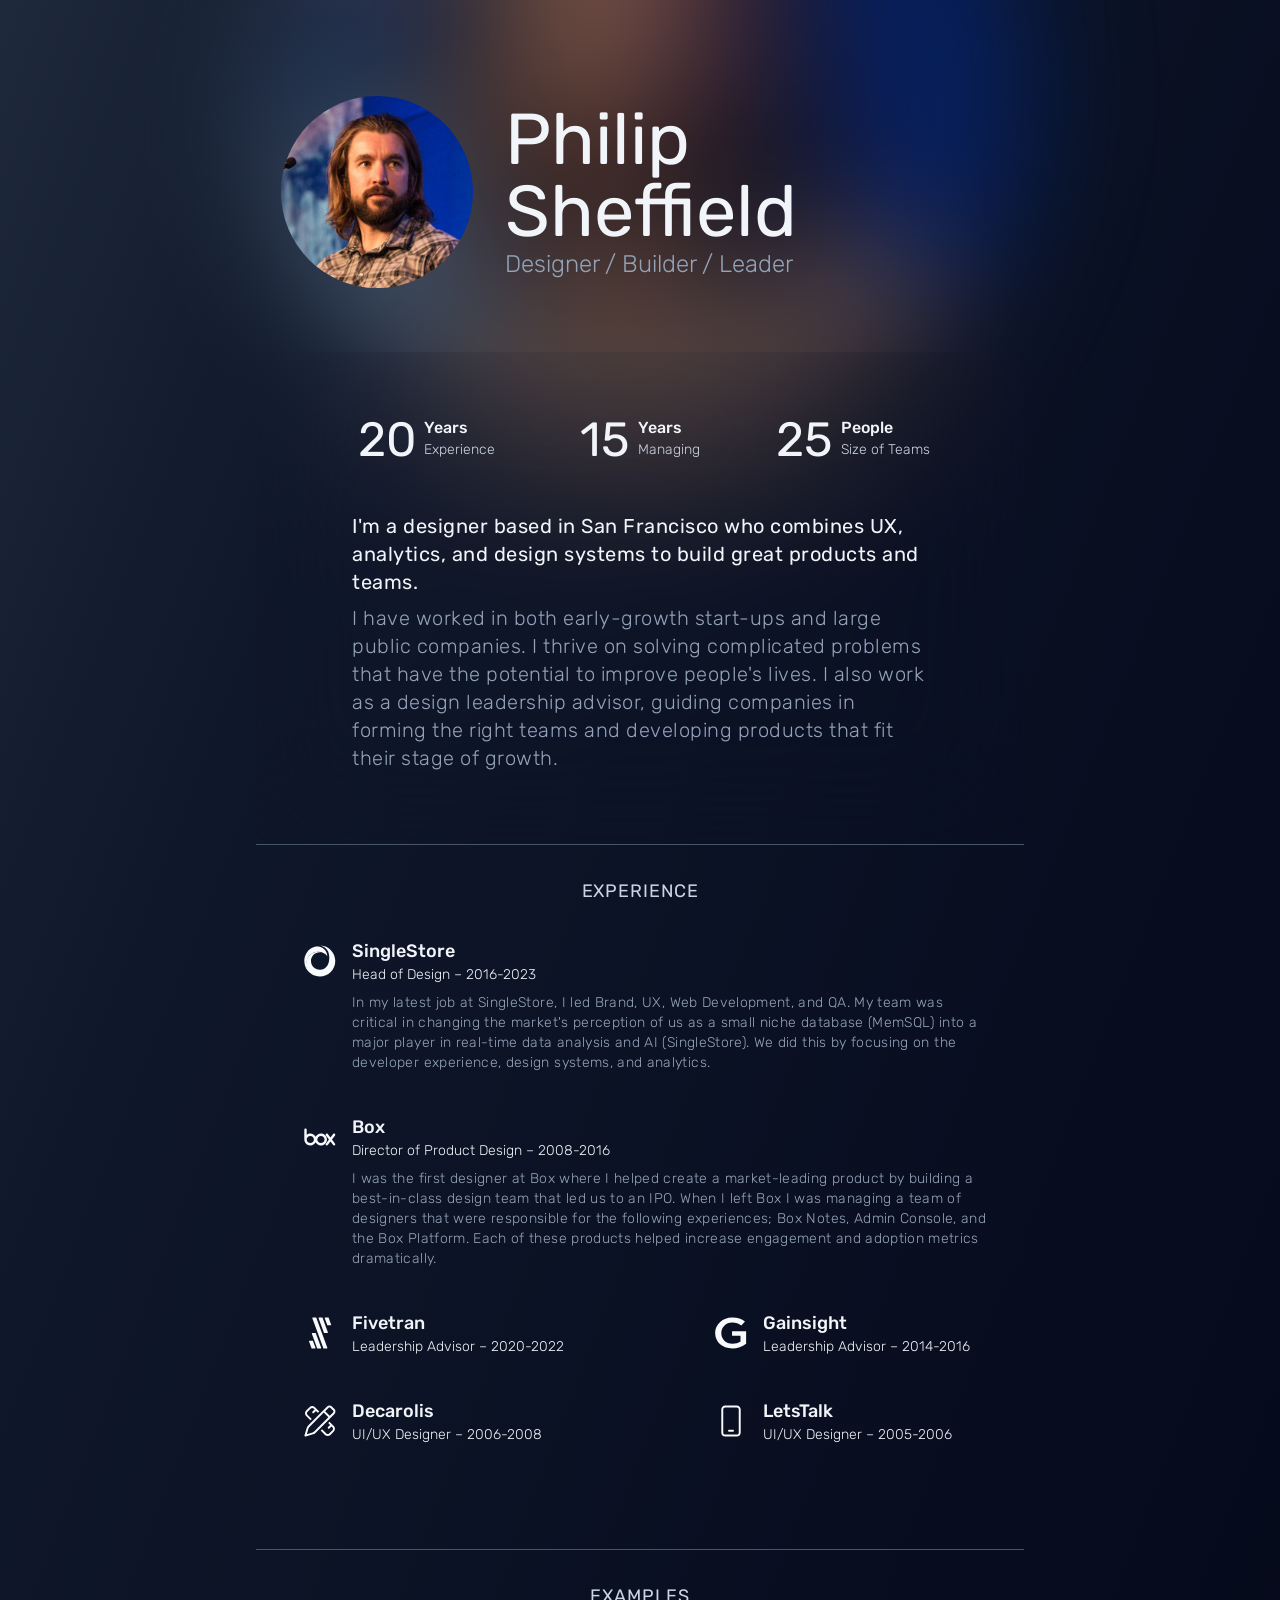
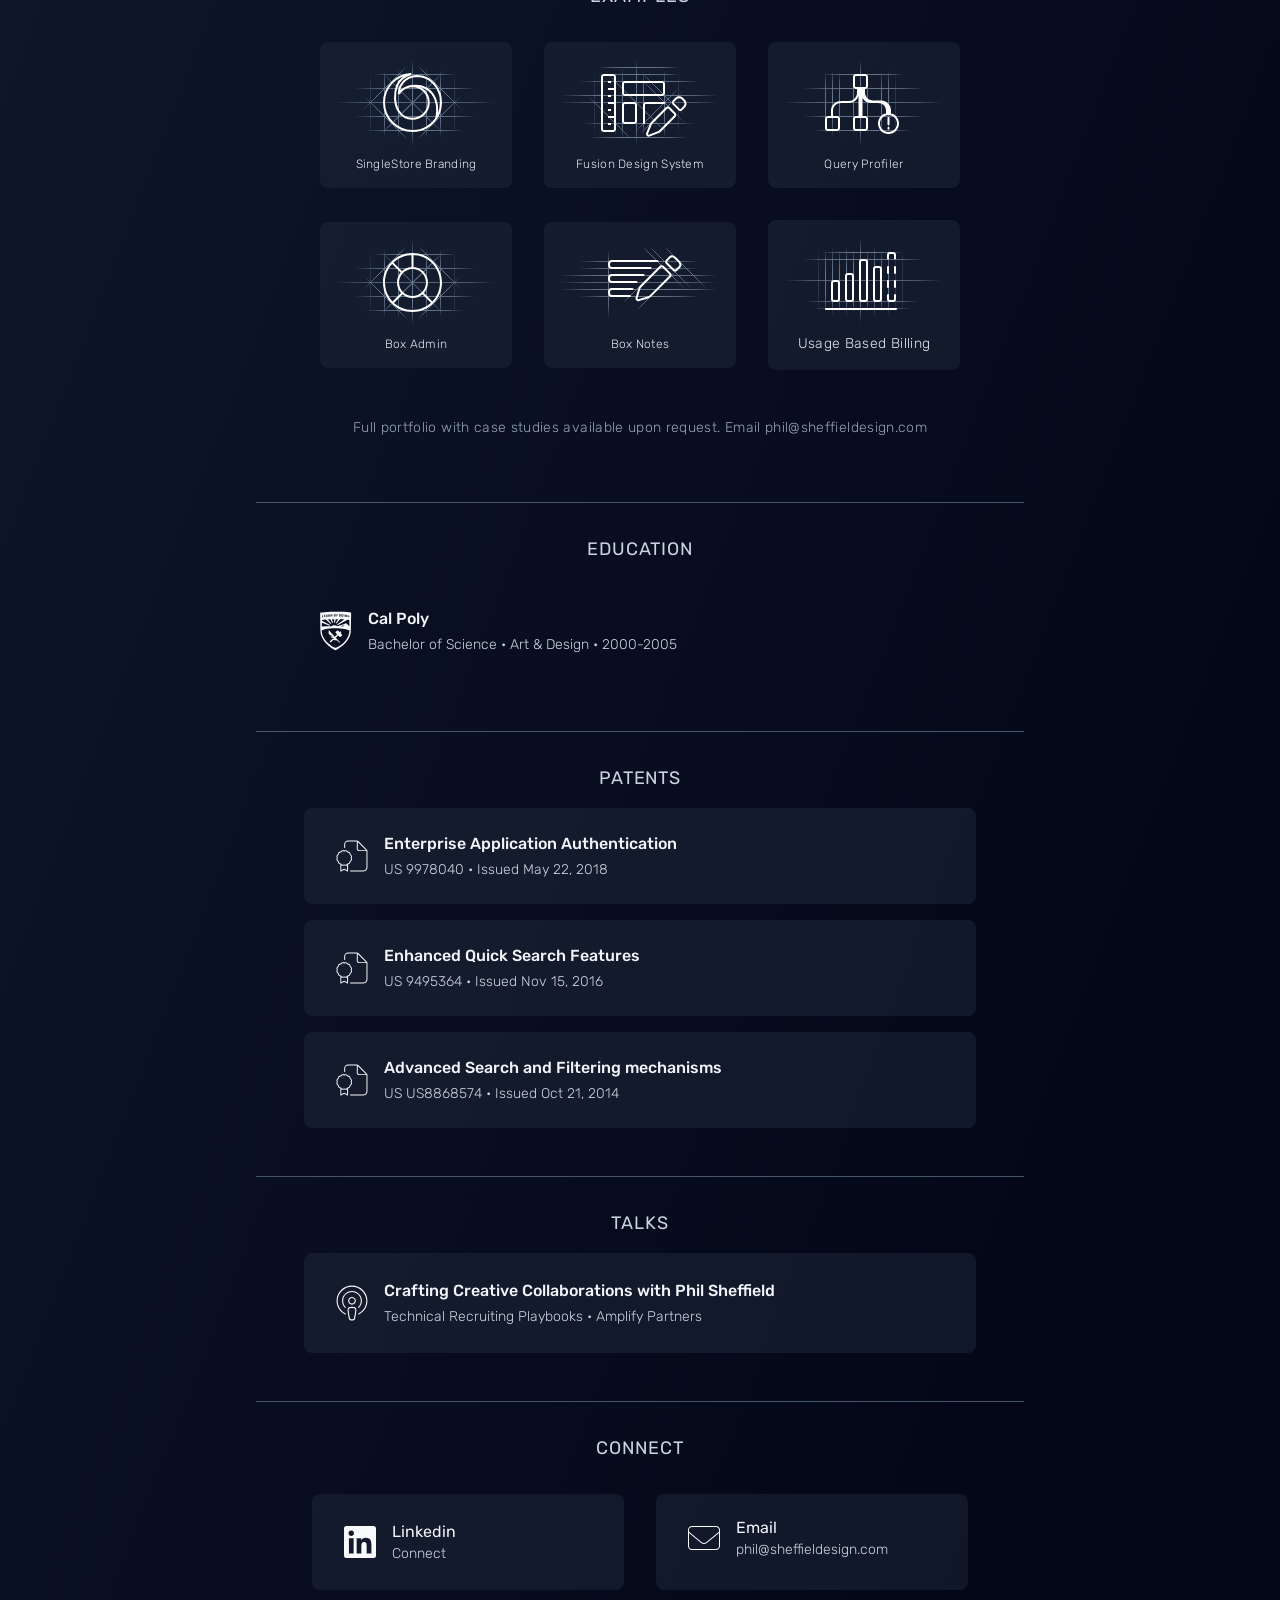
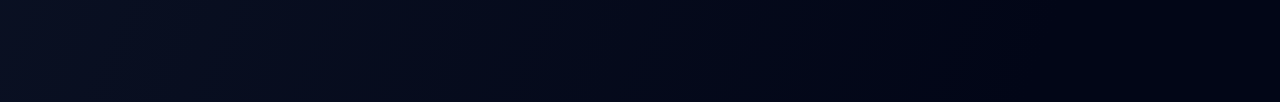
<file: index.html>
<!doctype html>
<html>

<head>
    <link rel="apple-touch-icon-precomposed" sizes="57x57" href="/assets/favicon/" />
    <link rel="apple-touch-icon-precomposed" sizes="114x114" href="/assets/favicon/apple-touch-icon-114x114.png" />
    <link rel="apple-touch-icon-precomposed" sizes="72x72" href="/assets/favicon/apple-touch-icon-72x72.png" />
    <link rel="apple-touch-icon-precomposed" sizes="144x144" href="/assets/favicon/apple-touch-icon-144x144.png" />
    <link rel="apple-touch-icon-precomposed" sizes="60x60" href="/assets/favicon/apple-touch-icon-60x60.png" />
    <link rel="apple-touch-icon-precomposed" sizes="120x120" href="/assets/favicon/apple-touch-icon-120x120.png" />
    <link rel="apple-touch-icon-precomposed" sizes="76x76" href="/assets/favicon/apple-touch-icon-76x76.png" />
    <link rel="apple-touch-icon-precomposed" sizes="152x152" href="/assets/favicon/apple-touch-icon-152x152.png" />
    <link rel="icon" type="image/png" href="/assets/favicon/favicon-196x196.png" sizes="196x196" />
    <link rel="icon" type="image/png" href="/assets/favicon/favicon-96x96.png" sizes="96x96" />
    <link rel="icon" type="image/png" href="/assets/favicon/favicon-32x32.png" sizes="32x32" />
    <link rel="icon" type="image/png" href="/assets/favicon/favicon-16x16.png" sizes="16x16" />
    <link rel="icon" type="image/png" href="/assets/favicon/favicon-128.png" sizes="128x128" />
    <title>Phil Sheffield | Designer / Builder / Leader</title>
    <meta name="viewport" content="width=device-width, initial-scale=1.0">
    <link rel="preconnect" href="https://fonts.googleapis.com">
<link rel="preconnect" href="https://fonts.gstatic.com" crossorigin>
<link href="https://fonts.googleapis.com/css2?family=Rubik:ital,wght@0,300;0,400;0,500;0,600;0,700;0,800;0,900;1,300;1,400;1,500;1,600;1,700;1,800;1,900&display=swap" rel="stylesheet">
    <!-- Google tag (gtag.js) -->
    <script async src="https://www.googletagmanager.com/gtag/js?id=G-WNF8QBVRZ8"></script>
    <script>
        window.dataLayer = window.dataLayer || [];
        function gtag() { dataLayer.push(arguments); }
        gtag('js', new Date());

        gtag('config', 'G-WNF8QBVRZ8');
    </script>
    <link rel="stylesheet" href="/public/styles.css">
    <link rel="stylesheet" href="/public/custom.css">
    <script src="/public/index.js"></script>
</head>



<body
    class="flex flex-col items-center text-slate-100 sm:p-16 p-4 w-full bg-slate-900  bg-gradient-to-br from-slate-800 from-1% via-slate-900 via-20% to-slate-950 to-90%">
    <div class="max-w-3xl">
        <header class="relative">
            <div
                class="bg-[url('/assets/image_phil-sheffield.jpeg')] w-24 h-32 sm:w-full h-full z-0 absolute sm:opacity-50 opacity-30 blur-3xl bg-cover -mt-96 rounded-full">
            </div>
            <div
                class="flex items-center justify-center content-center pb-16 flex-col sm:flex-row mt-8 z-10 ">
                <img src="/assets/image_phil-sheffield.jpeg" class="md:w-48 md:h-48 w-32 w-32 rounded-full fade-in">
                <div class="sm:ml-8 mt-8 sm:mt-0 md:text-left">
                    <h1 class=" text-center sm:text-left md:text-7xl text-4xl fade-in text-slate-100 fade-in md:w-5/12">
                        Philip Sheffield</h1>
                    <h3 class="text-center sm:text-left text-2xl font-light text-slate-400"><span
                            class="fade-delay-1">Designer</span> <span class="fade-delay-1-5">/ Builder </span><span
                            class="fade-delay-3">/ Leader</span></h3>
                </div>
            </div>
            <div class="relative rounded-2xl backdrop-blur-3xl bg-opacity-30 md:py-16 sm:p-8 p-4 pt-6 fade-in">
                <div class="flex flex-col sm:flex-row mb-8 sm:mx-8 mx-2">
                    <div
                        class="flex sm:flex-col md:flex-row sm:items-start sm:content-start sm:w-1/4 sm:mx-8 my-4 sm:my-0 md:mx-0 md:w-1/3 fade-in md:justify-center w-full">
                        <p class="sm:text-left text-5xl font-normal text-slate-100 ">20</p>
                        <div class="ml-2 sm:ml-0 md:ml-2">
                            <p class="text-l sm:mb-1 md:mb-0 font-medium text-slate-100">Years</p>
                            <p class="text-sm font-light text-slate-300">Experience</p>
                        </div>
                    </div>
                    <div
                        class="flex sm:flex-col md:flex-row items-center sm:items-start sm:content-start sm:w-1/4 sm:mx-8 md:mx-0 md:w-1/3 my-4 sm:my-0 fade-delay-1-5 md:justify-center w-full">
                        <p class="sm:text-left text-5xl font-normal text-slate-100 ">15</p>
                        <div class="ml-2 sm:ml-0 md:ml-2">
                            <p class="text-l sm:mb-1 md:mb-0 font-medium text-slate-100">Years</p>
                            <p class="text-sm font-light text-slate-300">Managing</p>
                        </div>
                    </div>
                    <div
                        class="flex sm:flex-col md:flex-row items-center sm:items-start sm:content-start sm:w-1/4 sm:mx-8 md:mx-0 md:w-1/3 my-4 sm:my-0 fade-delay-3 md:justify-center w-full">
                        <p class="sm:text-left text-5xl font-normal text-slate-100 ">25</p>
                        <div class="ml-2 sm:ml-0 md:ml-2">
                            <p class="text-l sm:mb-1 md:mb-0 font-medium text-slate-100">People</p>
                            <p class="text-sm font-light text-slate-300 ">Size of Teams </p>
                        </div>
                    </div>
                </div>
                <main class="w-full font-light text-slate-300 fade-delay-1 mt-8 sm:mt-0 md:px-16 md:pt-4">
                    <h5 class="font-normal text-slate-100 tracking-wide sm:text-2xl sm:text-xl mb-2">I'm a designer
                        based in San Francisco who combines UX, analytics, and design systems to build great products
                        and teams. </h5>
                    <p class="mb-2 font-light text-slate-400 tracking-wide sm:text-2xl sm:text-xl mb-2"> I have worked
                        in both early-growth start-ups and large public companies. I thrive on solving complicated
                        problems that have the potential to improve people's lives. I also work as a design leadership
                        advisor, guiding companies in forming the right teams and developing products that fit their
                        stage of growth. </p>
                    </p>
                </main>
            </div>
        </header>
        <section class="w-full fade-delay-2">
            <h2 
                class="border-t border-slate-600 p-8 text-center uppercase text-slate-300 antialiased tracking-wider text-lg  ">
                Experience </h2>
            <div class="flex flex-col pb-16  sm:px-8 ">
                <div class="  flex pb-8">
                    <img src="/assets/logo_singlestore.svg" class="w-8 h-8 mr-4 mt-2 ml-4" />
                    <div>
                        <p class="text-lg font-medium">SingleStore</p>
                        <p class="text-sm font-light leading-1 text-slate-100 mb-2">Head of Design – 2016-2023</br>
                        <p class="mb-2 font-light text-slate-400 tracking-wide text-sm">In my latest job at SingleStore,
                            I led Brand, UX, Web Development, and QA. My team was critical in changing the market's
                            perception of us as a small niche database (MemSQL) into a major player in real-time data
                            analysis and AI (SingleStore). We did this by focusing on the developer experience, design
                            systems, and analytics.</p>
                    </div>
                </div>
                <div class="  flex pb-8">
                    <img src="/assets/logo_box.svg" class="w-8 h-8 mr-4 mt-2 ml-4" />
                    <div class="">
                        <p class="text-lg font-medium">Box</p>
                        <p class="text-sm font-light leading-1 text-slate-100 mb-2">Director of Product Design –
                            2008-2016<br>
                        <p class="mb-2 font-light text-slate-400 tracking-wide text-sm">I was the first designer at Box
                            where I helped create a market-leading product by building a best-in-class design team that
                            led us to an IPO. When I left Box I was managing a team of designers that were responsible
                            for the following experiences; Box Notes, Admin Console, and the Box Platform. Each of these
                            products helped increase engagement and adoption metrics dramatically.</p>
                        </p>
                    </div>
                </div>
                <div class="flex flex-wrap justify-between">
                    <div class="  md:w-5/12 flex pb-8">
                        <img src="/assets/logo_fivetran.svg" class="w-8 h-8 mr-4 mt-2 ml-4" />
                        <div class="">
                            <p class="text-lg font-medium ">Fivetran</p>
                            <p class="text-sm font-light leading-1 text-slate-100 mb-2">Leadership Advisor – 2020-2022
                            </p>
                        </div>
                    </div>
                    <div class="  md:w-5/12 flex pb-8">
                        <img src="/assets/logo_gainsight.svg" class="w-8 h-8 mr-4 mt-2 ml-4" />
                        <div class="">
                            <p class="text-lg font-medium">Gainsight</p>
                            <p class="text-sm font-light leading-1 text-slate-100 mb-2">Leadership Advisor – 2014-2016
                            </p>
                        </div>
                    </div>
                    <div class="  md:w-5/12 flex pb-8">
                        <img src="/assets/icon_pencil.svg" class="w-8 h-8 mr-4 mt-2 ml-4" />
                        <div class="">
                            <p class="text-lg font-medium">Decarolis</p>
                            <p class="text-sm font-light leading-1 text-slate-100 mb-2">UI/UX Designer – 2006-2008</p>
                        </div>
                    </div>
                    <div class="  md:w-5/12 flex pb-8">
                        <img src="/assets/icon_mobile.svg" class="w-8 h-8 mr-4 mt-2 ml-4" />
                        <div class="">
                            <p class="text-lg font-medium">LetsTalk</p>
                            <p class="text-sm font-light leading-1 text-slate-100 mb-2">UI/UX Designer – 2005-2006</p>
                        </div>
                    </div>
                </div>
        </section>
        <section class="w-full fade-delay-2">
            <h2
                class="  border-t border-slate-600 p-8 text-center uppercase text-slate-300 antialiased tracking-wider text-lg ">
                Examples </h2>
            <div class="flex flex-wrap pb-8 pb-8 gap-8 items-center justify-center ">
                <button onClick='showDialog1()'
                    class="md:w-1/4 w-1/3 rounded-lg   pt-4 transition-all duration-300 ease-in-out bg-slate-800/50 hover:bg-slate-800 hover:rounded-lg active:bg-slate-900 hover:-translate-y-1 active:-translate-y-0">
                    <img src="/assets/img_thumbnail_brand.svg" alt="">
                    <div class="text-xs font-light  text-slate-200 pt-2 tracking-wide text-slate-200 pb-4">SingleStore
                        Branding</div>
                </button>
                <button onClick='showDialog2()'
                    class="md:w-3/12 w-1/3 pt-4 rounded-lg   transition-all duration-300 ease-in-out bg-slate-800/50 hover:bg-slate-800 hover:rounded-lg active:bg-slate-900 hover:-translate-y-1 active:-translate-y-0">
                    <img src="/assets/img_thumbnail_design-system.svg" alt="">
                    <div
                        class="text-xs font-light  text-slate-200 pt-2 tracking-wide text-slate-200 pt-2 tracking-wide pb-4">
                        Fusion Design System</div>
                </button>
                <button onClick='showDialog3()'
                    class="md:w-1/4 w-1/3 rounded-lg   pt-4 transition-all duration-300 ease-in-out bg-slate-800/50 hover:bg-slate-800 hover:rounded-lg active:bg-slate-900 hover:-translate-y-1 active:-translate-y-0">
                    <img src="/assets/img_thumbnail_query-profile.svg" alt="">
                    <div class="text-xs font-light  text-slate-200 pt-2 tracking-wide text-slate-200 pb-4">Query
                        Profiler</div>
                </button>
                <button onClick='showDialog4()'
                    class="md:w-1/4 w-1/3 rounded-lg   pt-4 transition-all duration-300 ease-in-out bg-slate-800/50 hover:bg-slate-800 hover:rounded-lg active:bg-slate-900 hover:-translate-y-1 active:-translate-y-0">
                    <img src="/assets/img_thumbnail_admin.svg" alt="">
                    <div class="text-xs font-light  text-slate-200 pt-2 tracking-wide text-slate-200 pb-4">Box Admin
                    </div>
                </button>
                <button onClick='showDialog5()'
                    class="md:w-1/4 w-1/3 rounded-lg   pt-4 transition-all duration-300 ease-in-out bg-slate-800/50 hover:bg-slate-800 hover:rounded-lg active:bg-slate-900 hover:-translate-y-1 active:-translate-y-0">
                    <img src="/assets/img_thumbnail_box-notes.svg" alt="">
                    <div class="text-xs font-light  text-slate-200 pt-2 tracking-wide text-slate-200 pb-4">Box Notes
                    </div>
                </button>
                <button onClick='showDialog6()'
                    class="md:w-1/4 w-1/3 rounded-lg   pt-4 transition-all duration-300 ease-in-out bg-slate-800/50 hover:bg-slate-800 hover:rounded-lg active:bg-slate-900 hover:-translate-y-1 active:-translate-y-0">
                    <img src="/assets/img_thumbnail_billing.svg" alt="">
                    <div class="text-sm font-light  text-slate-200 pt-2 tracking-wide text-slate-200 pb-4">Usage Based
                        Billing</div>
                </button>


                <p
                    class="  text-sm font-light w-3/4 text-center leading-1 text-slate-400 tracking-wide text-slate-300 mt-4 mb-8">
                    Full portfolio with case studies available upon request. Email
                    <a href="mailto:phil@sheffieldesign.com">phil@sheffieldesign.com</a>
                </p>
        </section>
        <section class="w-full pb-8 fade-delay-2">
            <h2
                class="  border-t border-slate-600 pt-8 text-center uppercase text-slate-300 antialiased tracking-wider text-lg  ">
                Education</h2>
            <div class="flex flex-wrap sm:px-8 sm:mx-4 pt-8">
                <div class="  flex  pb-8 items-center  ">
                    <img src="/assets/logo_cal-poly.svg" class="w-8 m-4" />
                    <div class="">
                        <p class="text-l font-medium sm:mb-1">Cal Poly</p>
                        <p class="text-sm font-light leading-1 text-slate-300">Bachelor of Science • Art & Design •
                            2000-2005</p>
                    </div>
                </div>
            </div>
        </section>
        <section class="w-full pb-8">
            <h2
                class="  border-t border-slate-600 pt-8 text-center uppercase text-slate-300 antialiased tracking-wider text-lg   mb-4">
                Patents</h2>
            <div class="sm:px-8">
                <a href="https://patents.google.com/patent/US9978040B2/en?oq=9978040">
                    <div
                        class="flex m-0 sm:m-4 p-4 mb-4 items-center   rounded-lg   transition-all duration-300 ease-in-out bg-slate-800/50 hover:bg-slate-800 hover:rounded-lg active:bg-slate-900 hover:-translate-y-1 active:-translate-y-0">
                        <img src="/assets/icon_patent.svg" class="w-8 m-4" />
                        <div>
                            <p class="text-l font-medium sm:mb-1">Enterprise Application Authentication</p>
                            <p class="text-sm font-light leading-1 text-slate-300">US 9978040 • Issued May 22, 2018</p>
                        </div>
                    </div>
                </a>
                <a class="" href="https://patents.google.com/patent/US9495364B2/en?oq=9495364">
                    <div
                        class="flex m-0 sm:m-4 p-4 mb-4 items-center   rounded-lg   transition-all duration-300 ease-in-out bg-slate-800/50 hover:bg-slate-800 hover:rounded-lg active:bg-slate-900 hover:-translate-y-1 active:-translate-y-0">
                        <img src="/assets/icon_patent.svg" class="w-8 m-4" />
                        <div>
                            <p class="text-l font-medium sm:mb-1">Enhanced Quick Search Features</p>
                            <p class="text-sm font-light leading-1 text-slate-300">US 9495364 • Issued Nov 15, 2016</p>
                        </div>
                    </div>
                </a>
                <a href="https://patents.google.com/patent/US8868574B2/en?oq=886857">
                    <div
                        class="flex m-0 sm:m-4 p-4  items-center   rounded-lg   transition-all duration-300 ease-in-out bg-slate-800/50 hover:bg-slate-800 hover:rounded-lg active:bg-slate-900 hover:-translate-y-1 active:-translate-y-0">
                        <img src="/assets/icon_patent.svg" class="w-8 m-4" />
                        <div>
                            <p class="text-l font-medium sm:mb-1">Advanced Search and Filtering mechanisms</p>
                            <p class="text-sm font-light leading-1 text-slate-300">US US8868574 • Issued Oct 21, 2014
                            </p>
                        </div>
                    </div>
                </a>
            </div>
        </section>
        <section class="w-full pb-8 fade-delay-2">
            <h2
                class="  border-t border-slate-600 pt-8 text-center uppercase text-slate-300 antialiased tracking-wider text-lg   mb-4">
                Talks</h2>
            <div class="sm:px-8">

                <a href="https://open.spotify.com/episode/0KFeP5skvPNLEQMkJgiQYs">
                    <div
                        class="flex m-0 sm:m-4 p-4 items-center   rounded-lg   transition-all duration-300 ease-in-out bg-slate-800/50 hover:bg-slate-800 hover:rounded-lg active:bg-slate-900 hover:-translate-y-1 active:-translate-y-0">
                        <img src="/assets/icon_podcast.svg" class="w-8 m-4" />
                        <div>
                            <p class="text-l font-medium mb-1">Crafting Creative Collaborations with Phil Sheffield</p>
                            <p class="text-sm font-light leading-1 text-slate-300">Technical Recruiting Playbooks •
                                Amplify Partners</p>
                        </div>
                    </div>
                </a>
            </div>
        </section>
        <section class="w-full fade-delay-2">
            <h2
                class="  border-t border-slate-600 pt-8 text-center uppercase text-slate-300 antialiased tracking-wider text-lg   mb-4">
                Connect </h2>
            <div class="flex md:flex-wrap flex-col md:flex-row mx-2 sm:px-8 md:justify-between mb-8 ">
                <div class="flex md:w-6/12  ">
                    <a class="w-full md:m-4 p-4 md:p-0 rounded-lg transition-all duration-300 ease-in-out bg-slate-800/50 hover:bg-slate-800 hover:rounded-lg active:bg-slate-900 hover:-translate-y-1 active:-translate-y-0"
                        href="https://www.linkedin.com/in/philipsheffield/">
                        <div class="flex sm:m-4 items-center  ">
                            <img src="/assets/icon_linkedin.svg" class="w-8 m-4" />
                            <div>
                                <p class="text-l font-normal">Linkedin</p>
                                <p class="text-sm font-light leading-1 text-slate-300">Connect</p>
                            </div>
                        </div>
                    </a>
                </div>
                <div class="flex md:w-6/12   md:mt-0 mt-4">
                    <a class="w-full md:m-4 p-4 md:p-0 rounded-lg  transition-all duration-300 ease-in-out bg-slate-800/50 hover:bg-slate-800 hover:rounded-lg active:bg-slate-900 hover:-translate-y-1 active:-translate-y-0"
                        href="mailto:phil@sheffieldesign.com">
                        <div class="flex sm:m-4 items-center  ">
                            <img src="/assets/icon_envelope.svg" class="w-8 m-4" />
                            <div>
                                <p class="text-l font-normal">Email</p>
                                <p class="text-sm font-light leading-1 text-slate-300">phil@sheffieldesign.com</p>
                            </div>
                        </div>
                    </a>
                </div>
            </div>
        </section>
    </div>
    <div id='dialog1'
        class=" top-0 w-full h-screen text-white backdrop-filter backdrop-blur-md bg-slate-900 bg-opacity-70 ">
        <div class="w-full content-scroll fade-in-simple ">
            <div class="flex flex-col m-auto md:p-16 p-4 pt-16 max-w-6xl pb-32">
                <img src="/assets/img_lg_brand_website.png" alt="" class="scale-in">
                <div class="font-medium text-3xl md:mx-16 mx-4 mt-16">From MemSQL to SingleStore </div>
                <div class="flex flex-col md:flex-row gap-8 md:mx-16 mx-4 ">

                    <div class="flex flex-col">

                        <p class="font-light text-slate-300 mb-4 mt-2"> Prior to 2021 our company name was MemSQl, which
                            put a singular focus on in-memory
                            storage (mem-sql). This was causing us to lose deals because we would never be considered
                            for large use cases and would fall into the category of niche database for may customers.
                        </p>
                        <div class="font-medium text-xl">Solution </div>
                        <p class="font-light text-slate-300 mb-4 mt-2"> We redefined our brand,
                            transitioning
                            from MemSQL to SingleStore. A versatile and all-encompassing data management solution. We
                            established
                            a new color palette and design language, aligning seamlessly with our vision for the
                            future.
                            The revamped website and application, shaped
                            by
                            my team and I, was purpose-built to connect with the developer audience. We successfully
                            positioned SingleStore as a versatile and comprehensive data platform ready to meet the
                            evolving needs of our diverse user base.
                        </p>
                    </div>
                    <div class="flex flex-col">
                        <div class="font-medium text-l ">Role</div>
                        <p class="font-light text-sm text-slate-400 mb-4 mt-2"> Design Manager, Product Manager
                        </p>
                        <div class="font-medium text-l">Team </div>
                        <p class="font-light text-sm text-slate-400 mb-4 mt-2"> This was a true collaboration between
                            marketing, product management, brand design, product design and the exec team. The Design
                            Lead for this was Alex Moore.
                        </p>
                    </div>
                </div>
            </div>
        </div>
        <div class="absolute w-full ">
            <button onClick='closeDialog()'
                class=" bg-slate-900/70 text-slate-400 md:text-4xl text-2xl font-light text-center rounded-full md:w-16 md:h-16 w-10 h-10  m-4 transition-all duration-300 ease-in-out bg-slate-800 hover:text-slate-100 hover:bg-slate-700 active:bg-slate-900 hover:-translate-y-1 active:-translate-y-0">×</button>
            <div class="flex flex-row justify-between pt-64">
                <button onClick='showDialog6()'
                    class=" flex items-center justify-center m-4 md:w-16 md:h-16 w-4 h-40 bg-slate-900/70 text-slate-400 md:text-4xl text-2xl font-light rounded-full transition-all duration-300 ease-in-out bg-slate-800 hover:text-slate-100 hover:bg-slate-700 active:bg-slate-900 hover:-translate-y-1 active:-translate-y-0">‹</button>
                <button onClick='showDialog2()'
                    class=" flex items-center justify-center m-4 md:w-16 md:h-16 w-4 h-40 bg-slate-900/70 text-slate-400 md:text-4xl text-2xl font-light rounded-full transition-all duration-300 ease-in-out bg-slate-800 hover:text-slate-100 hover:bg-slate-700 active:bg-slate-900 hover:-translate-y-1 active:-translate-y-0">›</button>
            </div>
        </div>
    </div>
    <div id='dialog2'
        class=" top-0 w-full h-screen text-white backdrop-filter backdrop-blur-md bg-slate-900 bg-opacity-70 ">
        <div class="w-full content-scroll fade-in-simple ">
            <div class="flex flex-col m-auto md:p-16 p-4 pt-16 max-w-6xl pb-32">
                <img src="/assets/img_lg_design-system.png" alt="" class="scale-in">
                <div class="font-medium text-3xl md:mx-16 mx-4 mt-16">SingleStore's Fusion Design System </div>
                <div class="flex flex-col md:flex-row gap-8 md:mx-16 mx-4 ">

                    <div class="flex flex-col">

                        <p class="font-light text-slate-300 mb-4 mt-2"> My team and I built out a
                            design system from
                            scratch to meet the needs of our cloud database service. Some of the
                            unique patterns were
                            around contextual help and data visualizations. We did it following
                            these fundamental
                            principles:</p>
                        <div class="flex flex-wrap md:justify-between font-light">
                            <ul class="flex  md:w-5/12 flex-col ">
                                <li class="font-medium mb-2 mt-4">Fast</li>
                                <li class="text-slate-300">Ensure fast loading times by understanding the
                                    limitations and
                                    opportunities of the backend system that loads the front-end UI.
                                </li>
                                <li class="font-medium mb-2 mt-4">Repeatable</li>
                                <li class="text-slate-300">Optimize the design for frequent tasks by anticipating users'
                                    needs at key points
                                    and loading that information or enabling those actions first in
                                    an interface.</li>
                                <li class="font-medium mb-2 mt-4">Consistent</li>
                                <li class="text-slate-300">Things that look the same should function the same. Use
                                    consistent design patterns,
                                    uniform prompts, menus, and screens throughout the interface.
                                </li>
                            </ul>
                            <ul class="flex  md:w-5/12 flex-col ">
                                <li class="font-medium mb-2 mt-4">Informative</li>
                                <li class="text-slate-300">Make it easy to recover from mistakes by providing
                                    informative
                                    and timely feedback
                                    to recognize, diagnose and fix errors.</li>
                                <li class="font-medium mb-2 mt-4">Visual</li>
                                <li class="text-slate-300">Use data visualizations and charts to help users understand
                                    complex data to identify
                                    patterns, get new insights to share with others and enable
                                    data-driven decisions
                                </li>
                                <li class="font-medium mb-2 mt-4">Helpful</li>
                                <li class="text-slate-300">Offer contextual help and tutorials to enable new users to
                                    become experts. Provide
                                    shortcuts and macros for frequent users to speed up their work.
                                </li>
                            </ul>
                        </div>
                    </div>
                    <div class="flex flex-col">
                        <div class="font-medium text-l ">Role</div>
                        <p class="font-light text-sm text-slate-400 mb-4 mt-2"> Lead Designer
                        </p>
                        <div class="font-medium text-l">Team </div>
                        <p class="font-light text-sm text-slate-400 mb-4 mt-2"> I collaborated with the other product
                            designers on this, as well as design system engineer, Kia Storm.
                        </p>
                    </div>
                </div>
            </div>
        </div>
        <div class="absolute w-full ">
            <button onClick='closeDialog()'
                class=" bg-slate-900/70 text-slate-400 md:text-4xl text-2xl font-light text-center rounded-full md:w-16 md:h-16 w-10 h-10  m-4 transition-all duration-300 ease-in-out bg-slate-800 hover:text-slate-100 hover:bg-slate-700 active:bg-slate-900 hover:-translate-y-1 active:-translate-y-0">×</button>
            <div class="flex flex-row justify-between pt-64">
                <button onClick='showDialog1()'
                    class=" flex items-center justify-center m-4 md:w-16 md:h-16 w-4 h-40 bg-slate-900/70 text-slate-400 md:text-4xl text-2xl font-light rounded-full transition-all duration-300 ease-in-out bg-slate-800 hover:text-slate-100 hover:bg-slate-700 active:bg-slate-900 hover:-translate-y-1 active:-translate-y-0">‹</button>
                <button onClick='showDialog3()'
                    class=" flex items-center justify-center m-4 md:w-16 md:h-16 w-4 h-40 bg-slate-900/70 text-slate-400 md:text-4xl text-2xl font-light rounded-full transition-all duration-300 ease-in-out bg-slate-800 hover:text-slate-100 hover:bg-slate-700 active:bg-slate-900 hover:-translate-y-1 active:-translate-y-0">›</button>
            </div>
        </div>
    </div>
    <div id='dialog3'
        class=" top-0 w-full h-screen text-white backdrop-filter backdrop-blur-md bg-slate-900 bg-opacity-70 ">
        <div class="w-full content-scroll fade-in-simple ">
            <div class="flex flex-col m-auto md:p-16 p-4 pt-16 max-w-6xl pb-32">
                <img src="/assets/img_lg_query-profile.png" alt="" class="scale-in">
                <div class="font-medium text-3xl md:mx-16 mx-4 mt-16">Query Profiler </div>
                <div class="flex flex-col md:flex-row gap-8 md:mx-16 mx-4 ">

                    <div class="flex flex-col md:w-2/3">

                        <p class="font-light text-slate-300 mb-4 mt-2"> SingleStore was a fast database, but it's only
                            if the user is able to write queries that don't have errors or performance issues. To enable
                            customers to get better performance we introducted the query profiler.
                        </p>
                        <div class="font-medium text-xl">Solution </div>
                        <p class="font-light text-slate-300 mb-4 mt-2"> It captures and presents detailed
                            statistics on
                            query execution, including metrics such as execution time, resource
                            consumption, and
                            row processing. The profiler dissects the query plan, revealing the
                            steps taken by
                            the database engine for data retrieval and processing. It also provides
                            information
                            on index usage efficiency and resource utilization metrics, such as CPU,
                            memory, and
                            disk I/O. Additionally, the tool can detect and report on blocking,
                            deadlocks, and
                            offers a historical analysis of query performance trends over time.
                            Database
                            administrators and developers utilize the insights provided by the query
                            profiler to
                            fine-tune queries, optimize schema design, and enhance overall system
                            performance
                            within the SingleStore database environment.
                        </p>
                    </div>
                    <div class="flex flex-col w-1/3">
                        <div class="font-medium text-l ">Role</div>
                        <p class="font-light text-sm text-slate-400 mb-4 mt-2"> Design Manager
                        </p>
                        <div class="font-medium text-l">Team </div>
                        <p class="font-light text-sm text-slate-400 mb-4 mt-2"> I collaborated with the designer on my
                            team who was dedicated, Haochen Zhang.
                        </p>
                    </div>
                </div>
            </div>
        </div>
        <div class="absolute w-full ">
            <button onClick='closeDialog()'
                class=" bg-slate-900/70 text-slate-400 md:text-4xl text-2xl font-light text-center rounded-full md:w-16 md:h-16 w-10 h-10  m-4 transition-all duration-300 ease-in-out bg-slate-800 hover:text-slate-100 hover:bg-slate-700 active:bg-slate-900 hover:-translate-y-1 active:-translate-y-0">×</button>
            <div class="flex flex-row justify-between pt-64">
                <button onClick='showDialog2()'
                    class=" flex items-center justify-center m-4 md:w-16 md:h-16 w-4 h-40 bg-slate-900/70 text-slate-400 md:text-4xl text-2xl font-light rounded-full transition-all duration-300 ease-in-out bg-slate-800 hover:text-slate-100 hover:bg-slate-700 active:bg-slate-900 hover:-translate-y-1 active:-translate-y-0">‹</button>
                <button onClick='showDialog4()'
                    class=" flex items-center justify-center m-4 md:w-16 md:h-16 w-4 h-40 bg-slate-900/70 text-slate-400 md:text-4xl text-2xl font-light rounded-full transition-all duration-300 ease-in-out bg-slate-800 hover:text-slate-100 hover:bg-slate-700 active:bg-slate-900 hover:-translate-y-1 active:-translate-y-0">›</button>
            </div>
        </div>
    </div>
    <div id='dialog6'
        class=" top-0 w-full h-screen text-white backdrop-filter backdrop-blur-md bg-slate-900 bg-opacity-70 ">
        <div class="w-full content-scroll fade-in-simple ">
            <div class="flex flex-col m-auto md:p-16 p-4 pt-16 max-w-6xl pb-32">
                <img src="/assets/img_lg_billing.png" alt="" class="scale-in">
                <div class="font-medium text-3xl md:mx-16 mx-4 mt-16">Usage Based Billing </div>
                <div class="flex flex-col md:flex-row gap-8 md:mx-16 mx-4 ">

                    <div class="flex flex-col">

                        <p class="font-light text-slate-300 mb-4 mt-2"> The pricing model for
                            SingleStore DB was
                            based on credits and paying on demand. It was somewhat complicated to
                            describe how
                            credits work. They allow a customer to prepay for specific usage and
                            apply that
                            across different computing usages that could vary by region and
                            computing resource.
                            In addition to that, storage was billed separately at a fixed rate.
                        </p>
                        <div class="font-medium text-xl">Solution </div>
                        <p class="font-light text-slate-300 mb-4 mt-2"> The
                            design shown
                            above shows the separation of these fees and the subsequent breakdown of
                            costs. The
                            billing process was very complicated on the backend, so this interface
                            had many edge
                            cases and design limitations to work around.
                        </p>
                    </div>
                    <div class="flex flex-col">
                        <div class="font-medium text-l ">Role</div>
                        <p class="font-light text-sm text-slate-400 mb-4 mt-2"> Lead Designer
                        </p>
                        <div class="font-medium text-l">Team </div>
                        <p class="font-light text-sm text-slate-400 mb-4 mt-2"> I collaborated with our backend and
                            product management teams.
                        </p>
                    </div>
                </div>
            </div>
        </div>
        <div class="absolute w-full ">
            <button onClick='closeDialog()'
                class=" bg-slate-900/70 text-slate-400 md:text-4xl text-2xl font-light text-center rounded-full md:w-16 md:h-16 w-10 h-10  m-4 transition-all duration-300 ease-in-out bg-slate-800 hover:text-slate-100 hover:bg-slate-700 active:bg-slate-900 hover:-translate-y-1 active:-translate-y-0">×</button>
            <div class="flex flex-row justify-between pt-64">
                <button onClick='showDialog5()'
                    class=" flex items-center justify-center m-4 md:w-16 md:h-16 w-4 h-40 bg-slate-900/70 text-slate-400 md:text-4xl text-2xl font-light rounded-full transition-all duration-300 ease-in-out bg-slate-800 hover:text-slate-100 hover:bg-slate-700 active:bg-slate-900 hover:-translate-y-1 active:-translate-y-0">‹</button>
                <button onClick='showDialog1()'
                    class=" flex items-center justify-center m-4 md:w-16 md:h-16 w-4 h-40 bg-slate-900/70 text-slate-400 md:text-4xl text-2xl font-light rounded-full transition-all duration-300 ease-in-out bg-slate-800 hover:text-slate-100 hover:bg-slate-700 active:bg-slate-900 hover:-translate-y-1 active:-translate-y-0">›</button>
            </div>
        </div>
    </div>
    <div id='dialog5'
        class=" top-0 w-full h-screen text-white backdrop-filter backdrop-blur-md bg-slate-900 bg-opacity-70 ">
        <div class="w-full content-scroll fade-in-simple ">
            <div class="flex flex-col m-auto md:p-16 p-4 pt-16 max-w-6xl pb-32">
                <img src="/assets/img_lg_box-notes.png" alt="" class="scale-in">
                <div class="font-medium text-3xl md:mx-16 mx-4 mt-16">Box Notes</div>
                <div class="flex flex-col md:flex-row gap-8 md:mx-16 mx-4 ">

                    <div class="flex flex-col">

                        <p class="font-light text-slate-300 mb-4 mt-2"> The Box platform had many integrations, but no
                            true productivity tools that really engaged the user and helped them in their daily
                            workflows.
                        </p>
                        <div class="font-medium text-xl">Solution </div>
                        <p class="font-light text-slate-300 mb-4 mt-2">
                            My team and I designed Notes
                            to be the
                            first stand alone application built on the Box platform. As a content
                            creation tool
                            it enables people with in large and small companies to quickly take
                            notes, share
                            ideas and collaborate, all in real-time. This also encorporated a mobile experience.
                        </p>
                    </div>
                    <div class="flex flex-col">
                        <div class="font-medium text-l ">Role</div>
                        <p class="font-light text-sm text-slate-400 mb-4 mt-2"> Design Lead
                        </p>
                        <div class="font-medium text-l">Team </div>
                        <p class="font-light text-sm text-slate-400 mb-4 mt-2"> I was partnered with a great product
                            manager, Jonathan Berger, and great engineering team.
                        </p>
                    </div>
                </div>
            </div>
        </div>
        <div class="absolute w-full ">
            <button onClick='closeDialog()'
                class=" bg-slate-900/70 text-slate-400 md:text-4xl text-2xl font-light text-center rounded-full md:w-16 md:h-16 w-10 h-10  m-4 transition-all duration-300 ease-in-out bg-slate-800 hover:text-slate-100 hover:bg-slate-700 active:bg-slate-900 hover:-translate-y-1 active:-translate-y-0">×</button>
            <div class="flex flex-row justify-between pt-64">
                <button onClick='showDialog4()'
                    class=" flex items-center justify-center m-4 md:w-16 md:h-16 w-4 h-40 bg-slate-900/70 text-slate-400 md:text-4xl text-2xl font-light rounded-full transition-all duration-300 ease-in-out bg-slate-800 hover:text-slate-100 hover:bg-slate-700 active:bg-slate-900 hover:-translate-y-1 active:-translate-y-0">‹</button>
                <button onClick='showDialog6()'
                    class=" flex items-center justify-center m-4 md:w-16 md:h-16 w-4 h-40 bg-slate-900/70 text-slate-400 md:text-4xl text-2xl font-light rounded-full transition-all duration-300 ease-in-out bg-slate-800 hover:text-slate-100 hover:bg-slate-700 active:bg-slate-900 hover:-translate-y-1 active:-translate-y-0">›</button>
            </div>
        </div>
    </div>
    <div id='dialog4'
        class=" top-0 w-full h-screen text-white backdrop-filter backdrop-blur-md bg-slate-900 bg-opacity-70 ">
        <div class="w-full content-scroll fade-in-simple ">
            <div class="flex flex-col m-auto md:p-16 p-4 pt-16 max-w-6xl pb-32">
                <img src="/assets/img_lg_box-admin.png" alt="" class="scale-in">
                <div class="font-medium text-3xl md:mx-16 mx-4 mt-16">Box Admin Console
                </div>
                <div class="flex flex-col md:flex-row gap-8 md:mx-16 mx-4 ">

                    <div class="flex flex-col">

                        <p class="font-light text-slate-300 mb-4 mt-2"> Enterprise admins have a difficult job, ensuring
                            that all their content (which can be terabytes of data) is secure and accessible by internal
                            employees.
                        </p>
                        <div class="font-medium text-xl">Solution </div>
                        <p class="font-light text-slate-300 mb-4 mt-2"> To enable admins to understand all the
                            complicated features and controls that Box offers for large enterprises.
                            I helped design the experience to give them full visibility into how content is being
                            accessed, shared, and used both within and beyond their organization.
                        </p>
                    </div>
                    <div class="flex flex-col">
                        <div class="font-medium text-l ">Role</div>
                        <p class="font-light text-sm text-slate-400 mb-4 mt-2"> Design Manager,
                            Designer
                        </p>
                        <div class="font-medium text-l">Team </div>
                        <p class="font-light text-sm text-slate-400 mb-4 mt-2"> I collaborated with a lead designer on
                            this project, and contributed directly to certain features.
                        </p>
                    </div>
                </div>
            </div>
        </div>
        <div class="absolute w-full ">
            <button onClick='closeDialog()'
                class=" bg-slate-900/70 text-slate-400 md:text-4xl text-2xl font-light text-center rounded-full md:w-16 md:h-16 w-10 h-10  m-4 transition-all duration-300 ease-in-out bg-slate-800 hover:text-slate-100 hover:bg-slate-700 active:bg-slate-900 hover:-translate-y-1 active:-translate-y-0">×</button>
            <div class="flex flex-row justify-between pt-64">
                <button onClick='showDialog3()'
                    class=" flex items-center justify-center m-4 md:w-16 md:h-16 w-4 h-40 bg-slate-900/70 text-slate-400 md:text-4xl text-2xl font-light rounded-full transition-all duration-300 ease-in-out bg-slate-800 hover:text-slate-100 hover:bg-slate-700 active:bg-slate-900 hover:-translate-y-1 active:-translate-y-0">‹</button>
                <button onClick='showDialog5()'
                    class=" flex items-center justify-center m-4 md:w-16 md:h-16 w-4 h-40 bg-slate-900/70 text-slate-400 md:text-4xl text-2xl font-light rounded-full transition-all duration-300 ease-in-out bg-slate-800 hover:text-slate-100 hover:bg-slate-700 active:bg-slate-900 hover:-translate-y-1 active:-translate-y-0">›</button>
            </div>
        </div>


    </div>
    
</body>

</html>
</file>
<file: public/custom.css>
/* ====== animations    */
    /* #fade-in-scroll {
        display: none;
        transform: translateY(20%);
        transition: all 0.4s ease-in-out .2s;
    }


    #fade-in-scroll.fade-selected {
        display: flex;
        transform: translateY(0);
    } */


    body {
        font-family: rubik;
    }
    
    .fade-in-simple {
        opacity:0;
        animation: transform .3s ease-in .2s 1 normal both ;
    }


    .scale-in {
        opacity:0;
        transform: scale(0.9);
        animation: transform .6s ease-in 0s 1 normal both ;
    }

    .fade-in {
        opacity:0;
        transform: translateY(05%);
        animation: transform .3s ease-in .2s 1 normal both ;
    }
    .fade-delay-1 {
        opacity:0;
        transform: translateY(05%);
        animation: transform .3s ease-in .5s 1 normal both ;
    }
    .fade-delay-1-5 {
        opacity:0;
        transform: translateY(05%);
        animation: transform .3s ease-in .7s 1 normal both ;
    }
    .fade-delay-2 {
        opacity:0;
        transform: translateY(05%);
        animation: transform .3s ease-in 1.6s 1 normal both ;
    }
    .fade-delay-3 {
        opacity:0;
        transform: translateY(20%);
        animation: transform .3s ease-in .8s 1 normal both ;
    }
    .fade-delay-4 {
        opacity:0;
        transform: translateY(20%);
        animation: transform .3s ease-in 1.2s 1 normal both ;
    }
@keyframes transform {
    100% {transform: translateY(0); opacity: 1; }
}
/* @keyframes flash {
    50% {transform: translateY(0); opacity: 1; color: #38BDF8;}
    100% {transform: translateY(0); opacity: 1; color: #F8FAFC; }
} */


/* ========================= */


#dialog1,
#dialog2,
#dialog3,
#dialog4,
#dialog5,
#dialog6 {
    display: none;

  }
  #dialog1.show, 
  #dialog2.show,
  #dialog3.show,
  #dialog4.show,
  #dialog5.show,
  #dialog6.show {
    display: flex;
    z-index: 30;
    flex-direction: column;
    position: fixed;
  }

  .content-scroll {
    max-height: calc(100vh);
    overflow-y: auto;
    overflow: overlay;
    
  }

  ::-webkit-scrollbar {
    width: 10px;
    height: 10px;
    background: rgb(0, 0, 0);
  }
  
  ::-webkit-scrollbar-thumb {
    background: rgba(90, 90, 90);
  }
  
  ::-webkit-scrollbar-track {
    background: rgba(0, 0, 0, 0.2);
  }
</file>
<file: public/styles.css>
/*
! tailwindcss v3.4.1 | MIT License | https://tailwindcss.com
*/

/*
1. Prevent padding and border from affecting element width. (https://github.com/mozdevs/cssremedy/issues/4)
2. Allow adding a border to an element by just adding a border-width. (https://github.com/tailwindcss/tailwindcss/pull/116)
*/

*,
::before,
::after {
  box-sizing: border-box;
  /* 1 */
  border-width: 0;
  /* 2 */
  border-style: solid;
  /* 2 */
  border-color: #e5e7eb;
  /* 2 */
}

::before,
::after {
  --tw-content: '';
}

/*
1. Use a consistent sensible line-height in all browsers.
2. Prevent adjustments of font size after orientation changes in iOS.
3. Use a more readable tab size.
4. Use the user's configured `sans` font-family by default.
5. Use the user's configured `sans` font-feature-settings by default.
6. Use the user's configured `sans` font-variation-settings by default.
7. Disable tap highlights on iOS
*/

html,
:host {
  line-height: 1.5;
  /* 1 */
  -webkit-text-size-adjust: 100%;
  /* 2 */
  -moz-tab-size: 4;
  /* 3 */
  -o-tab-size: 4;
     tab-size: 4;
  /* 3 */
  font-family: ui-sans-serif, system-ui, sans-serif, "Apple Color Emoji", "Segoe UI Emoji", "Segoe UI Symbol", "Noto Color Emoji";
  /* 4 */
  font-feature-settings: normal;
  /* 5 */
  font-variation-settings: normal;
  /* 6 */
  -webkit-tap-highlight-color: transparent;
  /* 7 */
}

/*
1. Remove the margin in all browsers.
2. Inherit line-height from `html` so users can set them as a class directly on the `html` element.
*/

body {
  margin: 0;
  /* 1 */
  line-height: inherit;
  /* 2 */
}

/*
1. Add the correct height in Firefox.
2. Correct the inheritance of border color in Firefox. (https://bugzilla.mozilla.org/show_bug.cgi?id=190655)
3. Ensure horizontal rules are visible by default.
*/

hr {
  height: 0;
  /* 1 */
  color: inherit;
  /* 2 */
  border-top-width: 1px;
  /* 3 */
}

/*
Add the correct text decoration in Chrome, Edge, and Safari.
*/

abbr:where([title]) {
  -webkit-text-decoration: underline dotted;
          text-decoration: underline dotted;
}

/*
Remove the default font size and weight for headings.
*/

h1,
h2,
h3,
h4,
h5,
h6 {
  font-size: inherit;
  font-weight: inherit;
}

/*
Reset links to optimize for opt-in styling instead of opt-out.
*/

a {
  color: inherit;
  text-decoration: inherit;
}

/*
Add the correct font weight in Edge and Safari.
*/

b,
strong {
  font-weight: bolder;
}

/*
1. Use the user's configured `mono` font-family by default.
2. Use the user's configured `mono` font-feature-settings by default.
3. Use the user's configured `mono` font-variation-settings by default.
4. Correct the odd `em` font sizing in all browsers.
*/

code,
kbd,
samp,
pre {
  font-family: ui-monospace, SFMono-Regular, Menlo, Monaco, Consolas, "Liberation Mono", "Courier New", monospace;
  /* 1 */
  font-feature-settings: normal;
  /* 2 */
  font-variation-settings: normal;
  /* 3 */
  font-size: 1em;
  /* 4 */
}

/*
Add the correct font size in all browsers.
*/

small {
  font-size: 80%;
}

/*
Prevent `sub` and `sup` elements from affecting the line height in all browsers.
*/

sub,
sup {
  font-size: 75%;
  line-height: 0;
  position: relative;
  vertical-align: baseline;
}

sub {
  bottom: -0.25em;
}

sup {
  top: -0.5em;
}

/*
1. Remove text indentation from table contents in Chrome and Safari. (https://bugs.chromium.org/p/chromium/issues/detail?id=999088, https://bugs.webkit.org/show_bug.cgi?id=201297)
2. Correct table border color inheritance in all Chrome and Safari. (https://bugs.chromium.org/p/chromium/issues/detail?id=935729, https://bugs.webkit.org/show_bug.cgi?id=195016)
3. Remove gaps between table borders by default.
*/

table {
  text-indent: 0;
  /* 1 */
  border-color: inherit;
  /* 2 */
  border-collapse: collapse;
  /* 3 */
}

/*
1. Change the font styles in all browsers.
2. Remove the margin in Firefox and Safari.
3. Remove default padding in all browsers.
*/

button,
input,
optgroup,
select,
textarea {
  font-family: inherit;
  /* 1 */
  font-feature-settings: inherit;
  /* 1 */
  font-variation-settings: inherit;
  /* 1 */
  font-size: 100%;
  /* 1 */
  font-weight: inherit;
  /* 1 */
  line-height: inherit;
  /* 1 */
  color: inherit;
  /* 1 */
  margin: 0;
  /* 2 */
  padding: 0;
  /* 3 */
}

/*
Remove the inheritance of text transform in Edge and Firefox.
*/

button,
select {
  text-transform: none;
}

/*
1. Correct the inability to style clickable types in iOS and Safari.
2. Remove default button styles.
*/

button,
[type='button'],
[type='reset'],
[type='submit'] {
  -webkit-appearance: button;
  /* 1 */
  background-color: transparent;
  /* 2 */
  background-image: none;
  /* 2 */
}

/*
Use the modern Firefox focus style for all focusable elements.
*/

:-moz-focusring {
  outline: auto;
}

/*
Remove the additional `:invalid` styles in Firefox. (https://github.com/mozilla/gecko-dev/blob/2f9eacd9d3d995c937b4251a5557d95d494c9be1/layout/style/res/forms.css#L728-L737)
*/

:-moz-ui-invalid {
  box-shadow: none;
}

/*
Add the correct vertical alignment in Chrome and Firefox.
*/

progress {
  vertical-align: baseline;
}

/*
Correct the cursor style of increment and decrement buttons in Safari.
*/

::-webkit-inner-spin-button,
::-webkit-outer-spin-button {
  height: auto;
}

/*
1. Correct the odd appearance in Chrome and Safari.
2. Correct the outline style in Safari.
*/

[type='search'] {
  -webkit-appearance: textfield;
  /* 1 */
  outline-offset: -2px;
  /* 2 */
}

/*
Remove the inner padding in Chrome and Safari on macOS.
*/

::-webkit-search-decoration {
  -webkit-appearance: none;
}

/*
1. Correct the inability to style clickable types in iOS and Safari.
2. Change font properties to `inherit` in Safari.
*/

::-webkit-file-upload-button {
  -webkit-appearance: button;
  /* 1 */
  font: inherit;
  /* 2 */
}

/*
Add the correct display in Chrome and Safari.
*/

summary {
  display: list-item;
}

/*
Removes the default spacing and border for appropriate elements.
*/

blockquote,
dl,
dd,
h1,
h2,
h3,
h4,
h5,
h6,
hr,
figure,
p,
pre {
  margin: 0;
}

fieldset {
  margin: 0;
  padding: 0;
}

legend {
  padding: 0;
}

ol,
ul,
menu {
  list-style: none;
  margin: 0;
  padding: 0;
}

/*
Reset default styling for dialogs.
*/

dialog {
  padding: 0;
}

/*
Prevent resizing textareas horizontally by default.
*/

textarea {
  resize: vertical;
}

/*
1. Reset the default placeholder opacity in Firefox. (https://github.com/tailwindlabs/tailwindcss/issues/3300)
2. Set the default placeholder color to the user's configured gray 400 color.
*/

input::-moz-placeholder, textarea::-moz-placeholder {
  opacity: 1;
  /* 1 */
  color: #9ca3af;
  /* 2 */
}

input::placeholder,
textarea::placeholder {
  opacity: 1;
  /* 1 */
  color: #9ca3af;
  /* 2 */
}

/*
Set the default cursor for buttons.
*/

button,
[role="button"] {
  cursor: pointer;
}

/*
Make sure disabled buttons don't get the pointer cursor.
*/

:disabled {
  cursor: default;
}

/*
1. Make replaced elements `display: block` by default. (https://github.com/mozdevs/cssremedy/issues/14)
2. Add `vertical-align: middle` to align replaced elements more sensibly by default. (https://github.com/jensimmons/cssremedy/issues/14#issuecomment-634934210)
   This can trigger a poorly considered lint error in some tools but is included by design.
*/

img,
svg,
video,
canvas,
audio,
iframe,
embed,
object {
  display: block;
  /* 1 */
  vertical-align: middle;
  /* 2 */
}

/*
Constrain images and videos to the parent width and preserve their intrinsic aspect ratio. (https://github.com/mozdevs/cssremedy/issues/14)
*/

img,
video {
  max-width: 100%;
  height: auto;
}

/* Make elements with the HTML hidden attribute stay hidden by default */

[hidden] {
  display: none;
}

*, ::before, ::after {
  --tw-border-spacing-x: 0;
  --tw-border-spacing-y: 0;
  --tw-translate-x: 0;
  --tw-translate-y: 0;
  --tw-rotate: 0;
  --tw-skew-x: 0;
  --tw-skew-y: 0;
  --tw-scale-x: 1;
  --tw-scale-y: 1;
  --tw-pan-x:  ;
  --tw-pan-y:  ;
  --tw-pinch-zoom:  ;
  --tw-scroll-snap-strictness: proximity;
  --tw-gradient-from-position:  ;
  --tw-gradient-via-position:  ;
  --tw-gradient-to-position:  ;
  --tw-ordinal:  ;
  --tw-slashed-zero:  ;
  --tw-numeric-figure:  ;
  --tw-numeric-spacing:  ;
  --tw-numeric-fraction:  ;
  --tw-ring-inset:  ;
  --tw-ring-offset-width: 0px;
  --tw-ring-offset-color: #fff;
  --tw-ring-color: rgb(59 130 246 / 0.5);
  --tw-ring-offset-shadow: 0 0 #0000;
  --tw-ring-shadow: 0 0 #0000;
  --tw-shadow: 0 0 #0000;
  --tw-shadow-colored: 0 0 #0000;
  --tw-blur:  ;
  --tw-brightness:  ;
  --tw-contrast:  ;
  --tw-grayscale:  ;
  --tw-hue-rotate:  ;
  --tw-invert:  ;
  --tw-saturate:  ;
  --tw-sepia:  ;
  --tw-drop-shadow:  ;
  --tw-backdrop-blur:  ;
  --tw-backdrop-brightness:  ;
  --tw-backdrop-contrast:  ;
  --tw-backdrop-grayscale:  ;
  --tw-backdrop-hue-rotate:  ;
  --tw-backdrop-invert:  ;
  --tw-backdrop-opacity:  ;
  --tw-backdrop-saturate:  ;
  --tw-backdrop-sepia:  ;
}

::backdrop {
  --tw-border-spacing-x: 0;
  --tw-border-spacing-y: 0;
  --tw-translate-x: 0;
  --tw-translate-y: 0;
  --tw-rotate: 0;
  --tw-skew-x: 0;
  --tw-skew-y: 0;
  --tw-scale-x: 1;
  --tw-scale-y: 1;
  --tw-pan-x:  ;
  --tw-pan-y:  ;
  --tw-pinch-zoom:  ;
  --tw-scroll-snap-strictness: proximity;
  --tw-gradient-from-position:  ;
  --tw-gradient-via-position:  ;
  --tw-gradient-to-position:  ;
  --tw-ordinal:  ;
  --tw-slashed-zero:  ;
  --tw-numeric-figure:  ;
  --tw-numeric-spacing:  ;
  --tw-numeric-fraction:  ;
  --tw-ring-inset:  ;
  --tw-ring-offset-width: 0px;
  --tw-ring-offset-color: #fff;
  --tw-ring-color: rgb(59 130 246 / 0.5);
  --tw-ring-offset-shadow: 0 0 #0000;
  --tw-ring-shadow: 0 0 #0000;
  --tw-shadow: 0 0 #0000;
  --tw-shadow-colored: 0 0 #0000;
  --tw-blur:  ;
  --tw-brightness:  ;
  --tw-contrast:  ;
  --tw-grayscale:  ;
  --tw-hue-rotate:  ;
  --tw-invert:  ;
  --tw-saturate:  ;
  --tw-sepia:  ;
  --tw-drop-shadow:  ;
  --tw-backdrop-blur:  ;
  --tw-backdrop-brightness:  ;
  --tw-backdrop-contrast:  ;
  --tw-backdrop-grayscale:  ;
  --tw-backdrop-hue-rotate:  ;
  --tw-backdrop-invert:  ;
  --tw-backdrop-opacity:  ;
  --tw-backdrop-saturate:  ;
  --tw-backdrop-sepia:  ;
}

.visible {
  visibility: visible;
}

.collapse {
  visibility: collapse;
}

.fixed {
  position: fixed;
}

.absolute {
  position: absolute;
}

.relative {
  position: relative;
}

.top-0 {
  top: 0px;
}

.z-0 {
  z-index: 0;
}

.z-10 {
  z-index: 10;
}

.m-0 {
  margin: 0px;
}

.m-4 {
  margin: 1rem;
}

.m-auto {
  margin: auto;
}

.mx-0 {
  margin-left: 0px;
  margin-right: 0px;
}

.mx-16 {
  margin-left: 4rem;
  margin-right: 4rem;
}

.mx-2 {
  margin-left: 0.5rem;
  margin-right: 0.5rem;
}

.mx-4 {
  margin-left: 1rem;
  margin-right: 1rem;
}

.mx-8 {
  margin-left: 2rem;
  margin-right: 2rem;
}

.my-0 {
  margin-top: 0px;
  margin-bottom: 0px;
}

.my-4 {
  margin-top: 1rem;
  margin-bottom: 1rem;
}

.-mt-96 {
  margin-top: -24rem;
}

.mb-0 {
  margin-bottom: 0px;
}

.mb-1 {
  margin-bottom: 0.25rem;
}

.mb-2 {
  margin-bottom: 0.5rem;
}

.mb-4 {
  margin-bottom: 1rem;
}

.mb-8 {
  margin-bottom: 2rem;
}

.ml-0 {
  margin-left: 0px;
}

.ml-2 {
  margin-left: 0.5rem;
}

.ml-4 {
  margin-left: 1rem;
}

.ml-8 {
  margin-left: 2rem;
}

.mr-4 {
  margin-right: 1rem;
}

.mt-0 {
  margin-top: 0px;
}

.mt-16 {
  margin-top: 4rem;
}

.mt-2 {
  margin-top: 0.5rem;
}

.mt-4 {
  margin-top: 1rem;
}

.mt-8 {
  margin-top: 2rem;
}

.block {
  display: block;
}

.flex {
  display: flex;
}

.table {
  display: table;
}

.contents {
  display: contents;
}

.hidden {
  display: none;
}

.h-10 {
  height: 2.5rem;
}

.h-16 {
  height: 4rem;
}

.h-24 {
  height: 6rem;
}

.h-32 {
  height: 8rem;
}

.h-40 {
  height: 10rem;
}

.h-48 {
  height: 12rem;
}

.h-8 {
  height: 2rem;
}

.h-full {
  height: 100%;
}

.h-screen {
  height: 100vh;
}

.w-1 {
  width: 0.25rem;
}

.w-1\/3 {
  width: 33.333333%;
}

.w-10 {
  width: 2.5rem;
}

.w-16 {
  width: 4rem;
}

.w-2 {
  width: 0.5rem;
}

.w-24 {
  width: 6rem;
}

.w-3 {
  width: 0.75rem;
}

.w-3\/4 {
  width: 75%;
}

.w-32 {
  width: 8rem;
}

.w-4 {
  width: 1rem;
}

.w-48 {
  width: 12rem;
}

.w-5 {
  width: 1.25rem;
}

.w-6 {
  width: 1.5rem;
}

.w-64 {
  width: 16rem;
}

.w-8 {
  width: 2rem;
}

.w-full {
  width: 100%;
}

.max-w-3xl {
  max-width: 48rem;
}

.max-w-6xl {
  max-width: 72rem;
}

.border-collapse {
  border-collapse: collapse;
}

.transform {
  transform: translate(var(--tw-translate-x), var(--tw-translate-y)) rotate(var(--tw-rotate)) skewX(var(--tw-skew-x)) skewY(var(--tw-skew-y)) scaleX(var(--tw-scale-x)) scaleY(var(--tw-scale-y));
}

.resize {
  resize: both;
}

.flex-row {
  flex-direction: row;
}

.flex-col {
  flex-direction: column;
}

.flex-wrap {
  flex-wrap: wrap;
}

.content-center {
  align-content: center;
}

.content-start {
  align-content: flex-start;
}

.items-start {
  align-items: flex-start;
}

.items-center {
  align-items: center;
}

.justify-center {
  justify-content: center;
}

.justify-between {
  justify-content: space-between;
}

.gap-8 {
  gap: 2rem;
}

.rounded-2xl {
  border-radius: 1rem;
}

.rounded-full {
  border-radius: 9999px;
}

.rounded-lg {
  border-radius: 0.5rem;
}

.border {
  border-width: 1px;
}

.border-t {
  border-top-width: 1px;
}

.border-slate-600 {
  --tw-border-opacity: 1;
  border-color: rgb(71 85 105 / var(--tw-border-opacity));
}

.bg-slate-800 {
  --tw-bg-opacity: 1;
  background-color: rgb(30 41 59 / var(--tw-bg-opacity));
}

.bg-slate-800\/50 {
  background-color: rgb(30 41 59 / 0.5);
}

.bg-slate-900 {
  --tw-bg-opacity: 1;
  background-color: rgb(15 23 42 / var(--tw-bg-opacity));
}

.bg-slate-900\/70 {
  background-color: rgb(15 23 42 / 0.7);
}

.bg-opacity-30 {
  --tw-bg-opacity: 0.3;
}

.bg-opacity-70 {
  --tw-bg-opacity: 0.7;
}

.bg-\[url\(\'\/assets\/image_phil-sheffield\.jpeg\'\)\] {
  background-image: url('/assets/image_phil-sheffield.jpeg');
}

.bg-gradient-to-br {
  background-image: linear-gradient(to bottom right, var(--tw-gradient-stops));
}

.from-slate-800 {
  --tw-gradient-from: #1e293b var(--tw-gradient-from-position);
  --tw-gradient-to: rgb(30 41 59 / 0) var(--tw-gradient-to-position);
  --tw-gradient-stops: var(--tw-gradient-from), var(--tw-gradient-to);
}

.via-slate-900 {
  --tw-gradient-to: rgb(15 23 42 / 0)  var(--tw-gradient-to-position);
  --tw-gradient-stops: var(--tw-gradient-from), #0f172a var(--tw-gradient-via-position), var(--tw-gradient-to);
}

.via-20\% {
  --tw-gradient-via-position: 20%;
}

.to-slate-950 {
  --tw-gradient-to: #020617 var(--tw-gradient-to-position);
}

.to-90\% {
  --tw-gradient-to-position: 90%;
}

.bg-cover {
  background-size: cover;
}

.p-0 {
  padding: 0px;
}

.p-16 {
  padding: 4rem;
}

.p-4 {
  padding: 1rem;
}

.p-8 {
  padding: 2rem;
}

.px-16 {
  padding-left: 4rem;
  padding-right: 4rem;
}

.px-8 {
  padding-left: 2rem;
  padding-right: 2rem;
}

.py-16 {
  padding-top: 4rem;
  padding-bottom: 4rem;
}

.pb-16 {
  padding-bottom: 4rem;
}

.pb-32 {
  padding-bottom: 8rem;
}

.pb-4 {
  padding-bottom: 1rem;
}

.pb-8 {
  padding-bottom: 2rem;
}

.pt-16 {
  padding-top: 4rem;
}

.pt-2 {
  padding-top: 0.5rem;
}

.pt-4 {
  padding-top: 1rem;
}

.pt-6 {
  padding-top: 1.5rem;
}

.pt-64 {
  padding-top: 16rem;
}

.pt-8 {
  padding-top: 2rem;
}

.text-left {
  text-align: left;
}

.text-center {
  text-align: center;
}

.text-2xl {
  font-size: 1.5rem;
  line-height: 2rem;
}

.text-3xl {
  font-size: 1.875rem;
  line-height: 2.25rem;
}

.text-4xl {
  font-size: 2.25rem;
  line-height: 2.5rem;
}

.text-5xl {
  font-size: 3rem;
  line-height: 1;
}

.text-7xl {
  font-size: 4.5rem;
  line-height: 1;
}

.text-lg {
  font-size: 1.125rem;
  line-height: 1.75rem;
}

.text-sm {
  font-size: 0.875rem;
  line-height: 1.25rem;
}

.text-xl {
  font-size: 1.25rem;
  line-height: 1.75rem;
}

.text-xs {
  font-size: 0.75rem;
  line-height: 1rem;
}

.font-light {
  font-weight: 300;
}

.font-medium {
  font-weight: 500;
}

.font-normal {
  font-weight: 400;
}

.uppercase {
  text-transform: uppercase;
}

.tracking-wide {
  letter-spacing: 0.025em;
}

.tracking-wider {
  letter-spacing: 0.05em;
}

.text-slate-100 {
  --tw-text-opacity: 1;
  color: rgb(241 245 249 / var(--tw-text-opacity));
}

.text-slate-200 {
  --tw-text-opacity: 1;
  color: rgb(226 232 240 / var(--tw-text-opacity));
}

.text-slate-300 {
  --tw-text-opacity: 1;
  color: rgb(203 213 225 / var(--tw-text-opacity));
}

.text-slate-400 {
  --tw-text-opacity: 1;
  color: rgb(148 163 184 / var(--tw-text-opacity));
}

.text-white {
  --tw-text-opacity: 1;
  color: rgb(255 255 255 / var(--tw-text-opacity));
}

.underline {
  text-decoration-line: underline;
}

.antialiased {
  -webkit-font-smoothing: antialiased;
  -moz-osx-font-smoothing: grayscale;
}

.opacity-30 {
  opacity: 0.3;
}

.opacity-50 {
  opacity: 0.5;
}

.opacity-90 {
  opacity: 0.9;
}

.outline {
  outline-style: solid;
}

.blur {
  --tw-blur: blur(8px);
  filter: var(--tw-blur) var(--tw-brightness) var(--tw-contrast) var(--tw-grayscale) var(--tw-hue-rotate) var(--tw-invert) var(--tw-saturate) var(--tw-sepia) var(--tw-drop-shadow);
}

.blur-3xl {
  --tw-blur: blur(64px);
  filter: var(--tw-blur) var(--tw-brightness) var(--tw-contrast) var(--tw-grayscale) var(--tw-hue-rotate) var(--tw-invert) var(--tw-saturate) var(--tw-sepia) var(--tw-drop-shadow);
}

.grayscale {
  --tw-grayscale: grayscale(100%);
  filter: var(--tw-blur) var(--tw-brightness) var(--tw-contrast) var(--tw-grayscale) var(--tw-hue-rotate) var(--tw-invert) var(--tw-saturate) var(--tw-sepia) var(--tw-drop-shadow);
}

.filter {
  filter: var(--tw-blur) var(--tw-brightness) var(--tw-contrast) var(--tw-grayscale) var(--tw-hue-rotate) var(--tw-invert) var(--tw-saturate) var(--tw-sepia) var(--tw-drop-shadow);
}

.backdrop-blur-3xl {
  --tw-backdrop-blur: blur(64px);
  -webkit-backdrop-filter: var(--tw-backdrop-blur) var(--tw-backdrop-brightness) var(--tw-backdrop-contrast) var(--tw-backdrop-grayscale) var(--tw-backdrop-hue-rotate) var(--tw-backdrop-invert) var(--tw-backdrop-opacity) var(--tw-backdrop-saturate) var(--tw-backdrop-sepia);
          backdrop-filter: var(--tw-backdrop-blur) var(--tw-backdrop-brightness) var(--tw-backdrop-contrast) var(--tw-backdrop-grayscale) var(--tw-backdrop-hue-rotate) var(--tw-backdrop-invert) var(--tw-backdrop-opacity) var(--tw-backdrop-saturate) var(--tw-backdrop-sepia);
}

.backdrop-blur-md {
  --tw-backdrop-blur: blur(12px);
  -webkit-backdrop-filter: var(--tw-backdrop-blur) var(--tw-backdrop-brightness) var(--tw-backdrop-contrast) var(--tw-backdrop-grayscale) var(--tw-backdrop-hue-rotate) var(--tw-backdrop-invert) var(--tw-backdrop-opacity) var(--tw-backdrop-saturate) var(--tw-backdrop-sepia);
          backdrop-filter: var(--tw-backdrop-blur) var(--tw-backdrop-brightness) var(--tw-backdrop-contrast) var(--tw-backdrop-grayscale) var(--tw-backdrop-hue-rotate) var(--tw-backdrop-invert) var(--tw-backdrop-opacity) var(--tw-backdrop-saturate) var(--tw-backdrop-sepia);
}

.backdrop-filter {
  -webkit-backdrop-filter: var(--tw-backdrop-blur) var(--tw-backdrop-brightness) var(--tw-backdrop-contrast) var(--tw-backdrop-grayscale) var(--tw-backdrop-hue-rotate) var(--tw-backdrop-invert) var(--tw-backdrop-opacity) var(--tw-backdrop-saturate) var(--tw-backdrop-sepia);
          backdrop-filter: var(--tw-backdrop-blur) var(--tw-backdrop-brightness) var(--tw-backdrop-contrast) var(--tw-backdrop-grayscale) var(--tw-backdrop-hue-rotate) var(--tw-backdrop-invert) var(--tw-backdrop-opacity) var(--tw-backdrop-saturate) var(--tw-backdrop-sepia);
}

.transition {
  transition-property: color, background-color, border-color, text-decoration-color, fill, stroke, opacity, box-shadow, transform, filter, -webkit-backdrop-filter;
  transition-property: color, background-color, border-color, text-decoration-color, fill, stroke, opacity, box-shadow, transform, filter, backdrop-filter;
  transition-property: color, background-color, border-color, text-decoration-color, fill, stroke, opacity, box-shadow, transform, filter, backdrop-filter, -webkit-backdrop-filter;
  transition-timing-function: cubic-bezier(0.4, 0, 0.2, 1);
  transition-duration: 150ms;
}

.transition-all {
  transition-property: all;
  transition-timing-function: cubic-bezier(0.4, 0, 0.2, 1);
  transition-duration: 150ms;
}

.duration-300 {
  transition-duration: 300ms;
}

.ease-in {
  transition-timing-function: cubic-bezier(0.4, 0, 1, 1);
}

.ease-in-out {
  transition-timing-function: cubic-bezier(0.4, 0, 0.2, 1);
}

.hover\:-translate-y-1:hover {
  --tw-translate-y: -0.25rem;
  transform: translate(var(--tw-translate-x), var(--tw-translate-y)) rotate(var(--tw-rotate)) skewX(var(--tw-skew-x)) skewY(var(--tw-skew-y)) scaleX(var(--tw-scale-x)) scaleY(var(--tw-scale-y));
}

.hover\:rounded-lg:hover {
  border-radius: 0.5rem;
}

.hover\:bg-slate-700:hover {
  --tw-bg-opacity: 1;
  background-color: rgb(51 65 85 / var(--tw-bg-opacity));
}

.hover\:bg-slate-800:hover {
  --tw-bg-opacity: 1;
  background-color: rgb(30 41 59 / var(--tw-bg-opacity));
}

.hover\:text-slate-100:hover {
  --tw-text-opacity: 1;
  color: rgb(241 245 249 / var(--tw-text-opacity));
}

.active\:-translate-y-0:active {
  --tw-translate-y: -0px;
  transform: translate(var(--tw-translate-x), var(--tw-translate-y)) rotate(var(--tw-rotate)) skewX(var(--tw-skew-x)) skewY(var(--tw-skew-y)) scaleX(var(--tw-scale-x)) scaleY(var(--tw-scale-y));
}

.active\:bg-slate-900:active {
  --tw-bg-opacity: 1;
  background-color: rgb(15 23 42 / var(--tw-bg-opacity));
}

@media (min-width: 640px) {
  .sm\:m-4 {
    margin: 1rem;
  }

  .sm\:mx-4 {
    margin-left: 1rem;
    margin-right: 1rem;
  }

  .sm\:mx-8 {
    margin-left: 2rem;
    margin-right: 2rem;
  }

  .sm\:my-0 {
    margin-top: 0px;
    margin-bottom: 0px;
  }

  .sm\:mb-1 {
    margin-bottom: 0.25rem;
  }

  .sm\:ml-0 {
    margin-left: 0px;
  }

  .sm\:ml-8 {
    margin-left: 2rem;
  }

  .sm\:mt-0 {
    margin-top: 0px;
  }

  .sm\:w-1\/4 {
    width: 25%;
  }

  .sm\:w-full {
    width: 100%;
  }

  .sm\:flex-row {
    flex-direction: row;
  }

  .sm\:flex-col {
    flex-direction: column;
  }

  .sm\:content-start {
    align-content: flex-start;
  }

  .sm\:items-start {
    align-items: flex-start;
  }

  .sm\:p-16 {
    padding: 4rem;
  }

  .sm\:p-8 {
    padding: 2rem;
  }

  .sm\:px-8 {
    padding-left: 2rem;
    padding-right: 2rem;
  }

  .sm\:text-left {
    text-align: left;
  }

  .sm\:text-2xl {
    font-size: 1.5rem;
    line-height: 2rem;
  }

  .sm\:text-xl {
    font-size: 1.25rem;
    line-height: 1.75rem;
  }

  .sm\:opacity-50 {
    opacity: 0.5;
  }
}

@media (min-width: 768px) {
  .md\:m-4 {
    margin: 1rem;
  }

  .md\:mx-0 {
    margin-left: 0px;
    margin-right: 0px;
  }

  .md\:mx-16 {
    margin-left: 4rem;
    margin-right: 4rem;
  }

  .md\:mb-0 {
    margin-bottom: 0px;
  }

  .md\:ml-2 {
    margin-left: 0.5rem;
  }

  .md\:mt-0 {
    margin-top: 0px;
  }

  .md\:h-16 {
    height: 4rem;
  }

  .md\:h-48 {
    height: 12rem;
  }

  .md\:w-1\/3 {
    width: 33.333333%;
  }

  .md\:w-1\/4 {
    width: 25%;
  }

  .md\:w-16 {
    width: 4rem;
  }

  .md\:w-2\/3 {
    width: 66.666667%;
  }

  .md\:w-3\/12 {
    width: 25%;
  }

  .md\:w-48 {
    width: 12rem;
  }

  .md\:w-5\/12 {
    width: 41.666667%;
  }

  .md\:w-6\/12 {
    width: 50%;
  }

  .md\:flex-row {
    flex-direction: row;
  }

  .md\:flex-wrap {
    flex-wrap: wrap;
  }

  .md\:justify-center {
    justify-content: center;
  }

  .md\:justify-between {
    justify-content: space-between;
  }

  .md\:p-0 {
    padding: 0px;
  }

  .md\:p-16 {
    padding: 4rem;
  }

  .md\:px-16 {
    padding-left: 4rem;
    padding-right: 4rem;
  }

  .md\:py-16 {
    padding-top: 4rem;
    padding-bottom: 4rem;
  }

  .md\:pt-4 {
    padding-top: 1rem;
  }

  .md\:text-left {
    text-align: left;
  }

  .md\:text-4xl {
    font-size: 2.25rem;
    line-height: 2.5rem;
  }

  .md\:text-7xl {
    font-size: 4.5rem;
    line-height: 1;
  }
}
</file>
